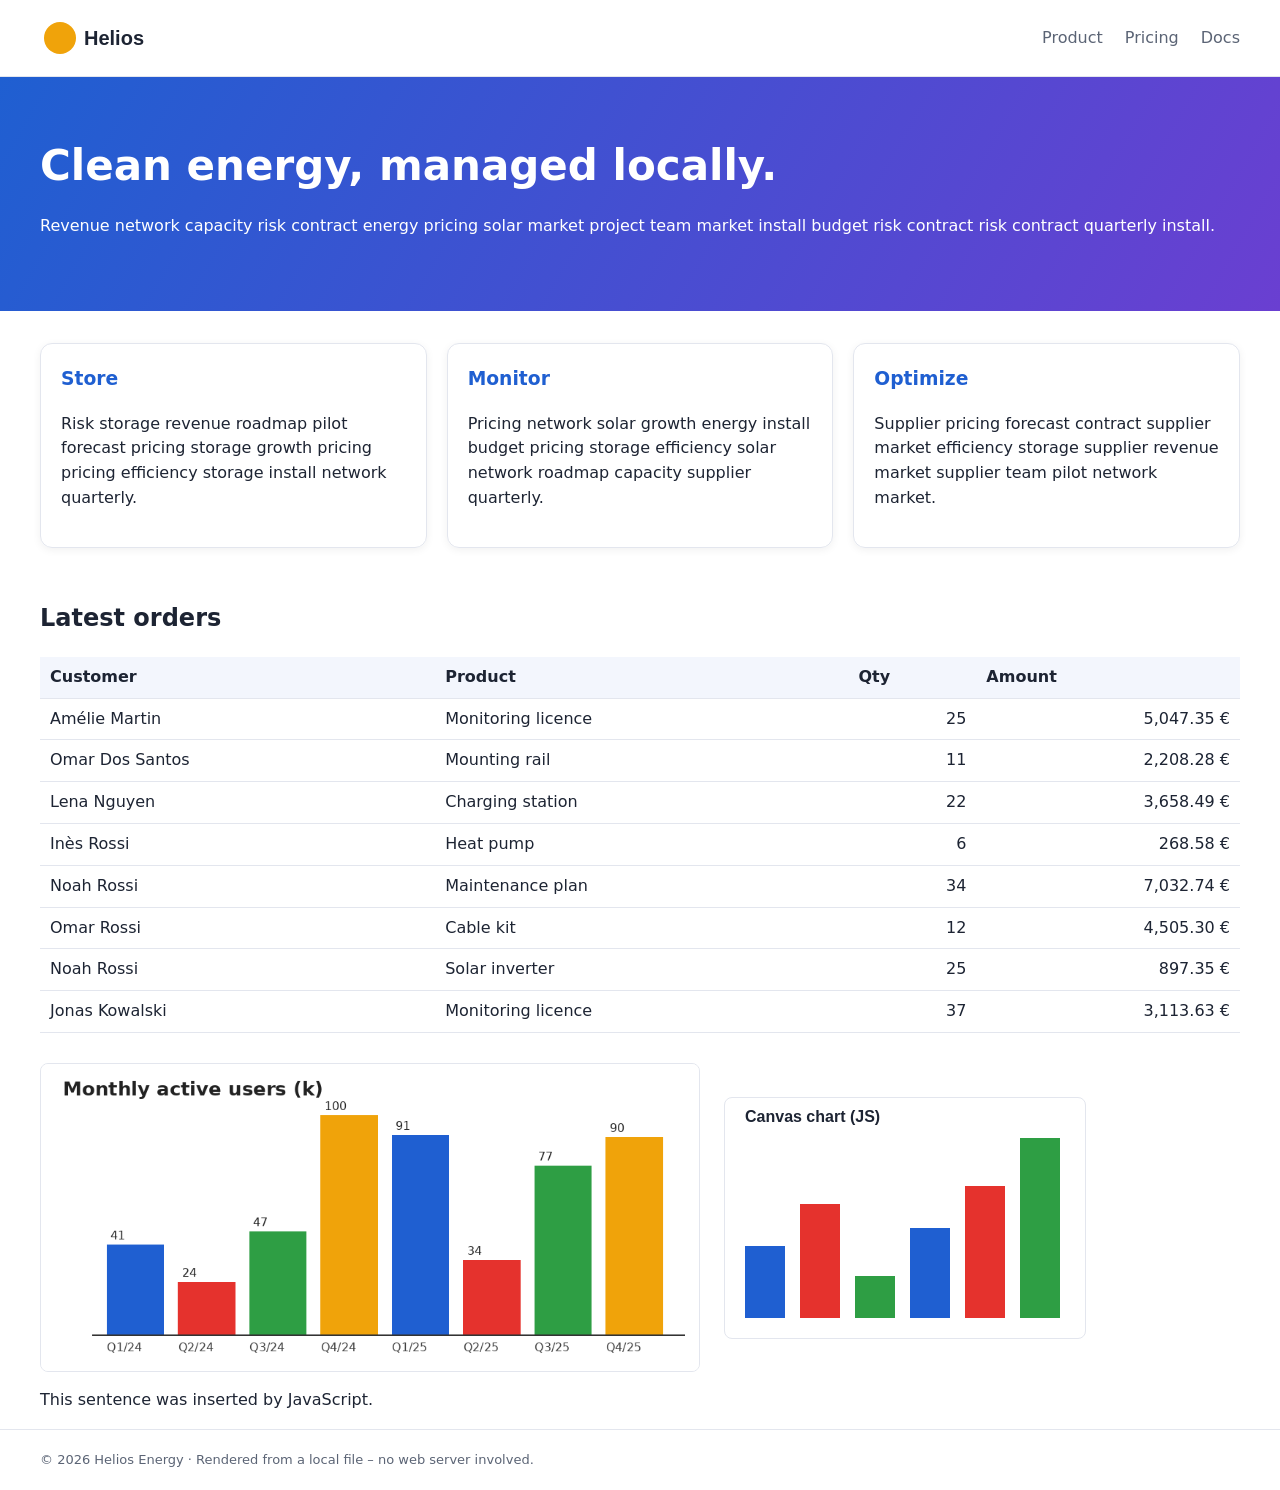
<file: examples/inputs/website/index.html>
<!doctype html>
<html lang="en"><head><meta charset="utf-8"><title>Helios Energy – Dashboard</title>
<link rel="stylesheet" href="assets/style.css"></head>
<body>
<header><img src="assets/logo.svg" alt="Helios"><nav><a href="#">Product</a><a href="#">Pricing</a><a href="#">Docs</a></nav></header>
<section class="hero"><h1>Clean energy, managed locally.</h1><p>Revenue network capacity risk contract energy pricing solar market project team market install budget risk contract risk contract quarterly install.</p></section>
<section class="grid"><div class="card"><h3>Store</h3><p>Risk storage revenue roadmap pilot forecast pricing storage growth pricing pricing efficiency storage install network quarterly.</p></div><div class="card"><h3>Monitor</h3><p>Pricing network solar growth energy install budget pricing storage efficiency solar network roadmap capacity supplier quarterly.</p></div><div class="card"><h3>Optimize</h3><p>Supplier pricing forecast contract supplier market efficiency storage supplier revenue market supplier team pilot network market.</p></div></section>
<h2 style="padding:0 40px">Latest orders</h2>
<table><thead><tr><th>Customer</th><th>Product</th><th>Qty</th><th>Amount</th></tr></thead><tbody><tr><td>Amélie Martin</td><td>Monitoring licence</td><td class='num'>25</td><td class='num'>5,047.35 €</td></tr><tr><td>Omar Dos Santos</td><td>Mounting rail</td><td class='num'>11</td><td class='num'>2,208.28 €</td></tr><tr><td>Lena Nguyen</td><td>Charging station</td><td class='num'>22</td><td class='num'>3,658.49 €</td></tr><tr><td>Inès Rossi</td><td>Heat pump</td><td class='num'>6</td><td class='num'>268.58 €</td></tr><tr><td>Noah Rossi</td><td>Maintenance plan</td><td class='num'>34</td><td class='num'>7,032.74 €</td></tr><tr><td>Omar Rossi</td><td>Cable kit</td><td class='num'>12</td><td class='num'>4,505.30 €</td></tr><tr><td>Noah Rossi</td><td>Solar inverter</td><td class='num'>25</td><td class='num'>897.35 €</td></tr><tr><td>Jonas Kowalski</td><td>Monitoring licence</td><td class='num'>37</td><td class='num'>3,113.63 €</td></tr></tbody></table>
<div class="figure"><img src="assets/chart.png" alt="chart"><canvas id="c" width="360" height="240"></canvas></div>
<p style="padding:0 40px" id="generated"></p>
<footer>© 2026 Helios Energy · Rendered from a local file – no web server involved.</footer>
<script>
  // drawn by JavaScript at load time: only a real browser engine will show it
  const c = document.getElementById('c').getContext('2d');
  const vals = [12, 19, 7, 15, 22, 30];
  vals.forEach((v, i) => { c.fillStyle = ['#1f5fd1', '#e5322d', '#2e9e44'][i % 3]; c.fillRect(20 + i * 55, 220 - v * 6, 40, v * 6); });
  c.fillStyle = '#1d2433'; c.font = 'bold 16px sans-serif'; c.fillText('Canvas chart (JS)', 20, 24);
  document.getElementById('generated').textContent = 'This sentence was inserted by JavaScript.';
</script>
</body></html>
</file>
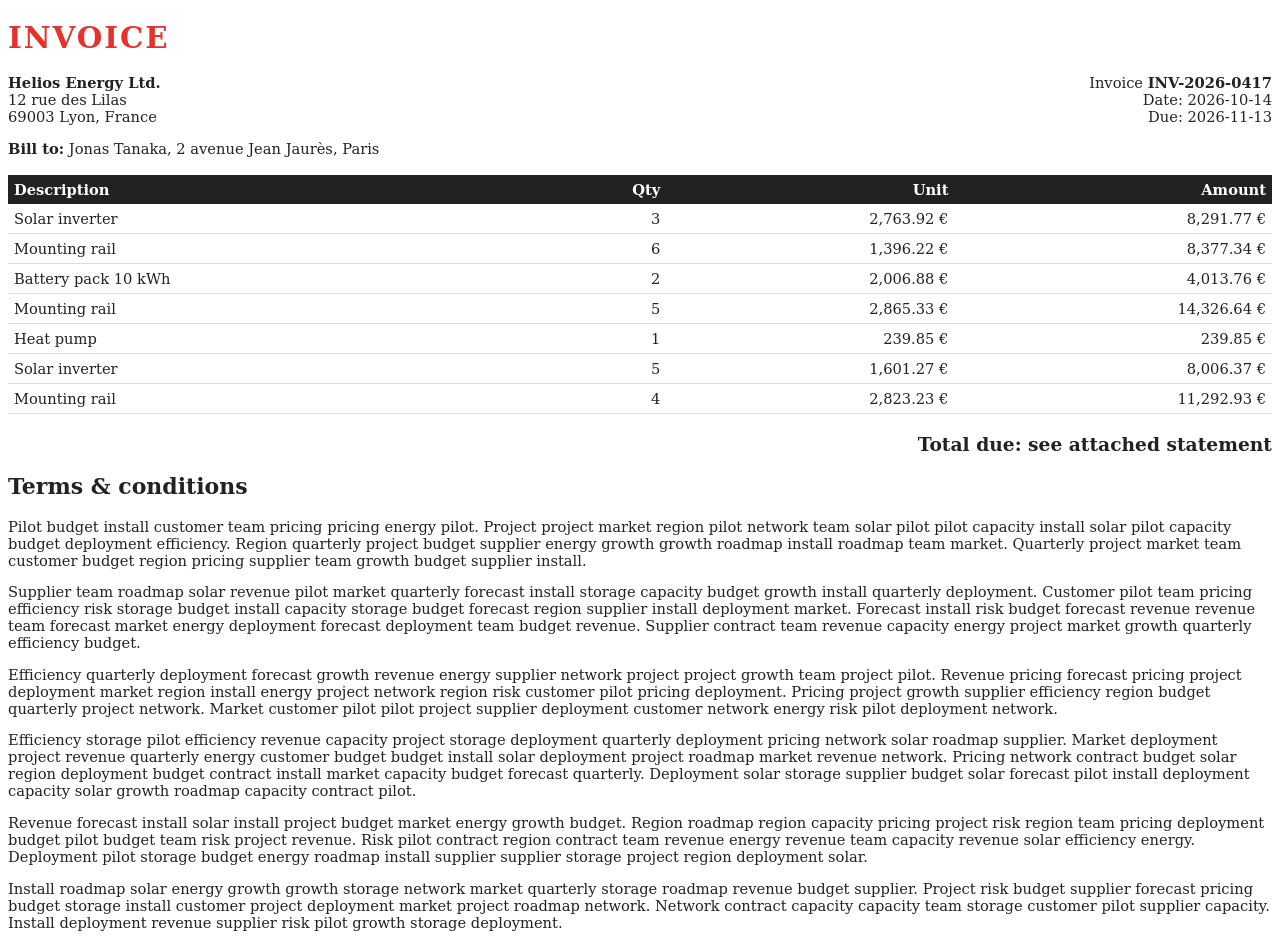
<file: examples/inputs/invoice.html>
<!doctype html><html><head><meta charset="utf-8"><title>Invoice</title>
<style>
@page { size: A4; margin: 18mm; }
body { font-family: "DejaVu Serif", serif; font-size: 11pt; color: #222; }
h1 { letter-spacing: 2px; color: #e5322d; }
.meta { display: flex; justify-content: space-between; }
table { width: 100%; border-collapse: collapse; margin-top: 18px; }
th { background: #222; color: #fff; padding: 6px; text-align: left; }
td { padding: 6px; border-bottom: 1px solid #ddd; }
.right { text-align: right; } .total { font-size: 14pt; font-weight: bold; }
.terms { page-break-before: always; }
</style></head><body>
<h1>INVOICE</h1>
<div class="meta"><div><b>Helios Energy Ltd.</b><br>12 rue des Lilas<br>69003 Lyon, France</div>
<div class="right">Invoice <b>INV-2026-0417</b><br>Date: 2026-10-14<br>Due: 2026-11-13</div></div>
<p><b>Bill to:</b> Jonas Tanaka, 2 avenue Jean Jaurès, Paris</p>
<table><tr><th>Description</th><th class="right">Qty</th><th class="right">Unit</th><th class="right">Amount</th></tr>
<tr><td>Solar inverter</td><td class='right'>3</td><td class='right'>2,763.92 €</td><td class='right'>8,291.77 €</td></tr><tr><td>Mounting rail</td><td class='right'>6</td><td class='right'>1,396.22 €</td><td class='right'>8,377.34 €</td></tr><tr><td>Battery pack 10 kWh</td><td class='right'>2</td><td class='right'>2,006.88 €</td><td class='right'>4,013.76 €</td></tr><tr><td>Mounting rail</td><td class='right'>5</td><td class='right'>2,865.33 €</td><td class='right'>14,326.64 €</td></tr><tr><td>Heat pump</td><td class='right'>1</td><td class='right'>239.85 €</td><td class='right'>239.85 €</td></tr><tr><td>Solar inverter</td><td class='right'>5</td><td class='right'>1,601.27 €</td><td class='right'>8,006.37 €</td></tr><tr><td>Mounting rail</td><td class='right'>4</td><td class='right'>2,823.23 €</td><td class='right'>11,292.93 €</td></tr>
</table>
<p class="right total">Total due: see attached statement</p>
<div class="terms"><h2>Terms &amp; conditions</h2><p>Pilot budget install customer team pricing pricing energy pilot. Project project market region pilot network team solar pilot pilot capacity install solar pilot capacity budget deployment efficiency. Region quarterly project budget supplier energy growth growth roadmap install roadmap team market. Quarterly project market team customer budget region pricing supplier team growth budget supplier install.</p><p>Supplier team roadmap solar revenue pilot market quarterly forecast install storage capacity budget growth install quarterly deployment. Customer pilot team pricing efficiency risk storage budget install capacity storage budget forecast region supplier install deployment market. Forecast install risk budget forecast revenue revenue team forecast market energy deployment forecast deployment team budget revenue. Supplier contract team revenue capacity energy project market growth quarterly efficiency budget.</p><p>Efficiency quarterly deployment forecast growth revenue energy supplier network project project growth team project pilot. Revenue pricing forecast pricing project deployment market region install energy project network region risk customer pilot pricing deployment. Pricing project growth supplier efficiency region budget quarterly project network. Market customer pilot pilot project supplier deployment customer network energy risk pilot deployment network.</p><p>Efficiency storage pilot efficiency revenue capacity project storage deployment quarterly deployment pricing network solar roadmap supplier. Market deployment project revenue quarterly energy customer budget budget install solar deployment project roadmap market revenue network. Pricing network contract budget solar region deployment budget contract install market capacity budget forecast quarterly. Deployment solar storage supplier budget solar forecast pilot install deployment capacity solar growth roadmap capacity contract pilot.</p><p>Revenue forecast install solar install project budget market energy growth budget. Region roadmap region capacity pricing project risk region team pricing deployment budget pilot budget team risk project revenue. Risk pilot contract region contract team revenue energy revenue team capacity revenue solar efficiency energy. Deployment pilot storage budget energy roadmap install supplier supplier storage project region deployment solar.</p><p>Install roadmap solar energy growth growth storage network market quarterly storage roadmap revenue budget supplier. Project risk budget supplier forecast pricing budget storage install customer project deployment market project roadmap network. Network contract capacity capacity team storage customer pilot supplier capacity. Install deployment revenue supplier risk pilot growth storage deployment.</p></div>
</body></html>
</file>
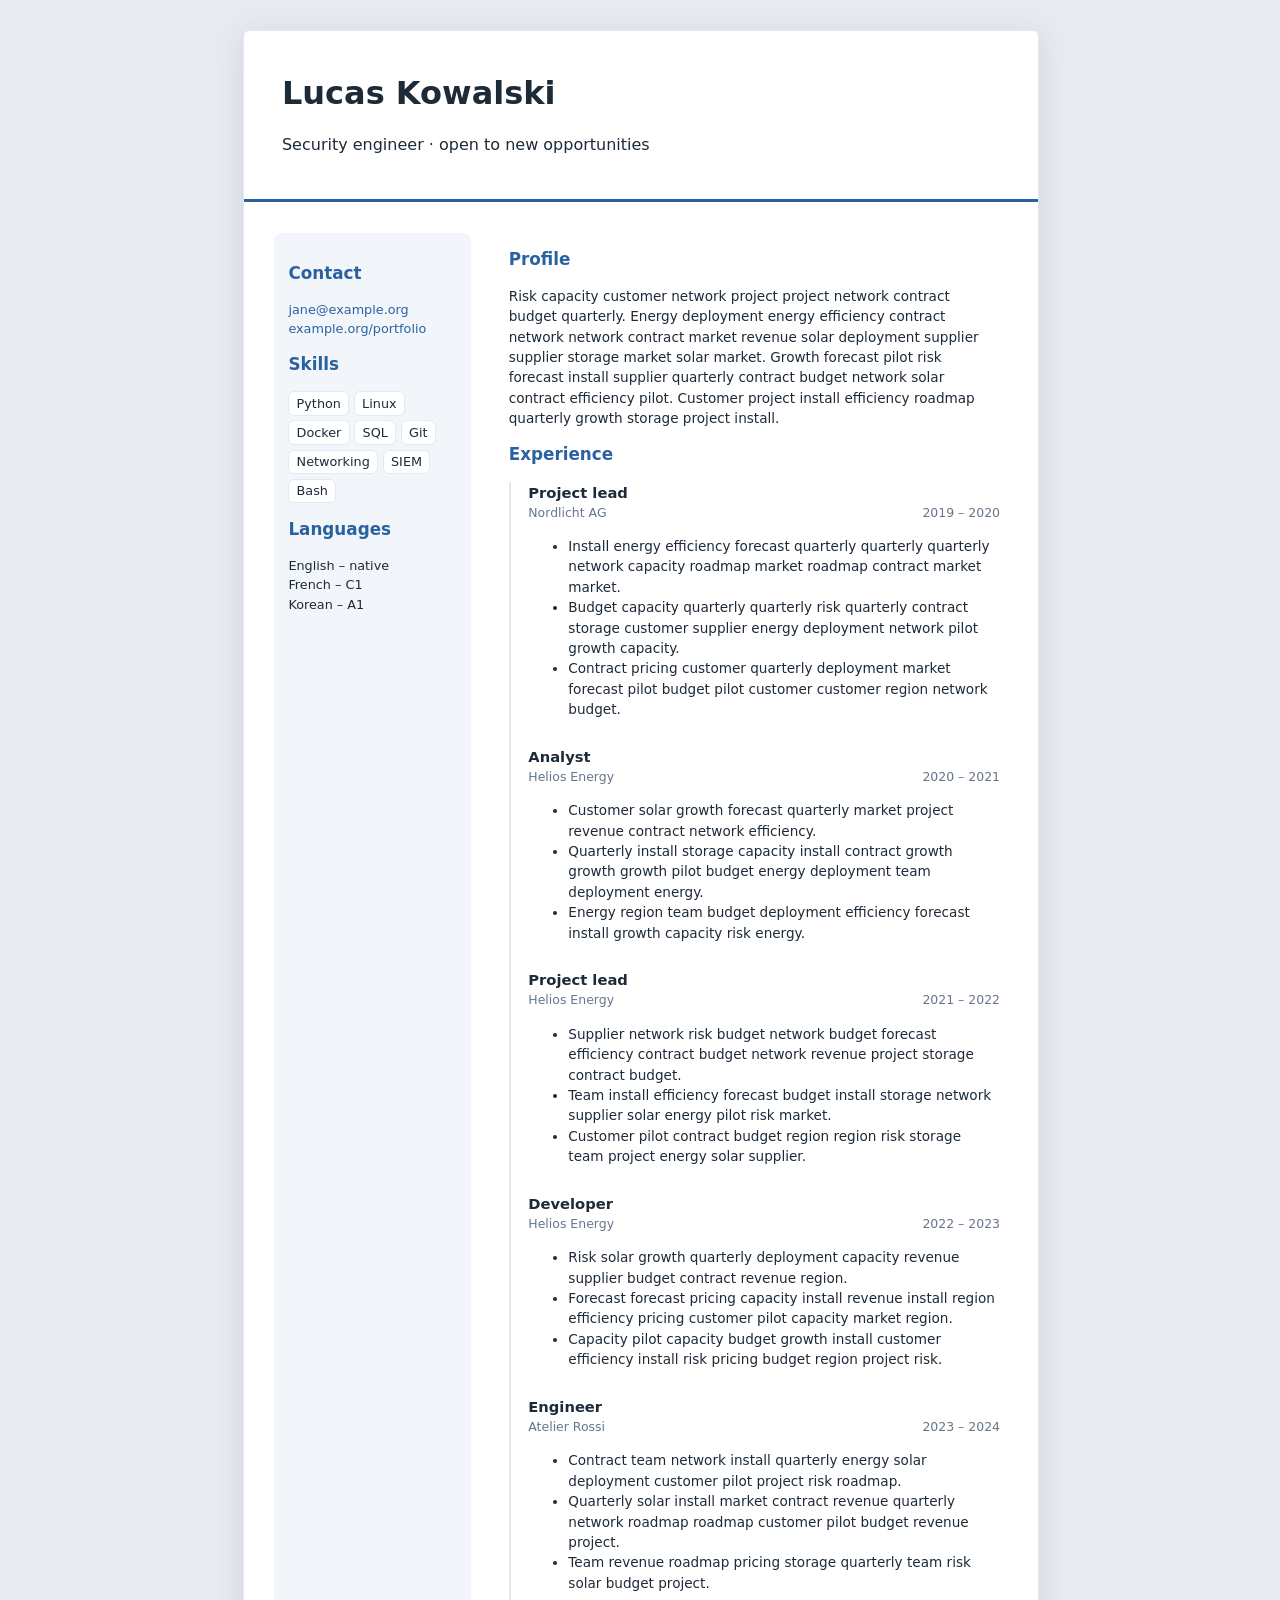
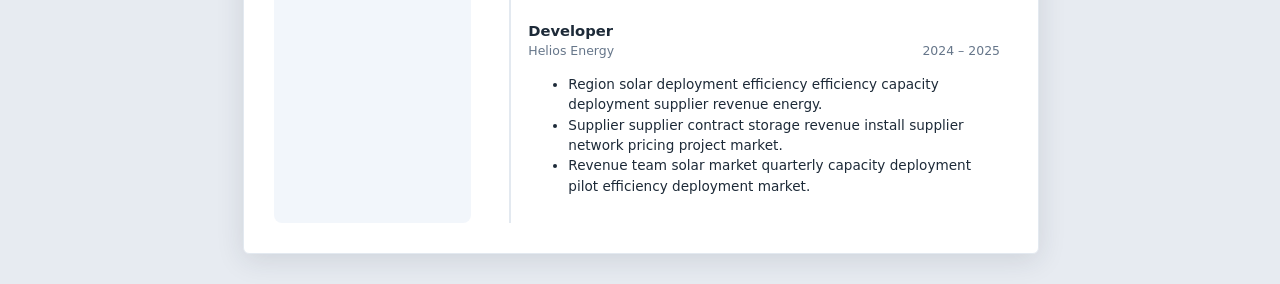
<file: examples/inputs/resume.html>
<!doctype html><html lang="en"><head><meta charset="utf-8">
<title>Lucas Kowalski – CV</title><style>
body{margin:0;background:#fff;color:#1d2a38;font:400 16px/1.5 "Source Sans 3","DejaVu Sans",sans-serif}
a{color:#2a62a0;text-decoration:none}
.page{width:210mm;margin:0 auto}
.sheet{background:#fff;border:1px solid #e3e9f0;width:210mm;min-height:297mm;margin:0 auto}
.top{padding:10mm 10mm 7mm;border-bottom:3px solid #2a62a0} .top h1{margin:0;font-size:2rem}
.cols{display:grid;grid-template-columns:60mm 1fr}
aside{background:#f2f6fb;margin:8mm 0 8mm 8mm;padding:14px;border-radius:8px;font-size:.8rem}
aside ul{list-style:none;padding:0;display:flex;flex-wrap:wrap;gap:.3rem}
aside li{background:#fff;border:1px solid #e3e9f0;border-radius:6px;padding:.1rem .45rem}
main{padding:8mm 10mm;font-size:.85rem} h2{color:#2a62a0;font-size:1.05rem}
.item{border-left:2px solid #e3e9f0;padding:0 0 .8rem 1.1rem} .item h3{margin:0;font-size:.92rem}
.meta{display:flex;justify-content:space-between;color:#66768a;font-size:.78rem}
@media screen{body{background:#e7ebf1} .page{padding:8mm 0} .sheet{border-radius:6px;box-shadow:0 6px 28px rgba(29,42,56,.12)}}
@media (max-width:230mm){.page{width:100%} .sheet{width:100%} .cols{grid-template-columns:1fr}}
</style></head><body><div class="page"><article class="sheet">
<header class="top"><h1>Lucas Kowalski</h1><p>Security engineer · open to new opportunities</p></header>
<div class="cols"><aside><h2>Contact</h2><p><a href="mailto:jane@example.org">jane@example.org</a><br>
<a href="https://example.org/portfolio">example.org/portfolio</a></p><h2>Skills</h2><ul><li>Python</li><li>Linux</li><li>Docker</li><li>SQL</li><li>Git</li><li>Networking</li><li>SIEM</li><li>Bash</li></ul>
<h2>Languages</h2><p>English – native<br>French – C1<br>Korean – A1</p></aside>
<main><h2>Profile</h2><p>Risk capacity customer network project project network contract budget quarterly. Energy deployment energy efficiency contract network network contract market revenue solar deployment supplier supplier storage market solar market. Growth forecast pilot risk forecast install supplier quarterly contract budget network solar contract efficiency pilot. Customer project install efficiency roadmap quarterly growth storage project install.</p><h2>Experience</h2><div class='item'><h3>Project lead</h3><div class='meta'><span>Nordlicht AG</span><span>2019 – 2020</span></div><ul><li>Install energy efficiency forecast quarterly quarterly quarterly network capacity roadmap market roadmap contract market market.</li><li>Budget capacity quarterly quarterly risk quarterly contract storage customer supplier energy deployment network pilot growth capacity.</li><li>Contract pricing customer quarterly deployment market forecast pilot budget pilot customer customer region network budget.</li></ul></div><div class='item'><h3>Analyst</h3><div class='meta'><span>Helios Energy</span><span>2020 – 2021</span></div><ul><li>Customer solar growth forecast quarterly market project revenue contract network efficiency.</li><li>Quarterly install storage capacity install contract growth growth growth pilot budget energy deployment team deployment energy.</li><li>Energy region team budget deployment efficiency forecast install growth capacity risk energy.</li></ul></div><div class='item'><h3>Project lead</h3><div class='meta'><span>Helios Energy</span><span>2021 – 2022</span></div><ul><li>Supplier network risk budget network budget forecast efficiency contract budget network revenue project storage contract budget.</li><li>Team install efficiency forecast budget install storage network supplier solar energy pilot risk market.</li><li>Customer pilot contract budget region region risk storage team project energy solar supplier.</li></ul></div><div class='item'><h3>Developer</h3><div class='meta'><span>Helios Energy</span><span>2022 – 2023</span></div><ul><li>Risk solar growth quarterly deployment capacity revenue supplier budget contract revenue region.</li><li>Forecast forecast pricing capacity install revenue install region efficiency pricing customer pilot capacity market region.</li><li>Capacity pilot capacity budget growth install customer efficiency install risk pricing budget region project risk.</li></ul></div><div class='item'><h3>Engineer</h3><div class='meta'><span>Atelier Rossi</span><span>2023 – 2024</span></div><ul><li>Contract team network install quarterly energy solar deployment customer pilot project risk roadmap.</li><li>Quarterly solar install market contract revenue quarterly network roadmap roadmap customer pilot budget revenue project.</li><li>Team revenue roadmap pricing storage quarterly team risk solar budget project.</li></ul></div><div class='item'><h3>Developer</h3><div class='meta'><span>Helios Energy</span><span>2024 – 2025</span></div><ul><li>Region solar deployment efficiency efficiency capacity deployment supplier revenue energy.</li><li>Supplier supplier contract storage revenue install supplier network pricing project market.</li><li>Revenue team solar market quarterly capacity deployment pilot efficiency deployment market.</li></ul></div></main></div>
</article></div></body></html>
</file>
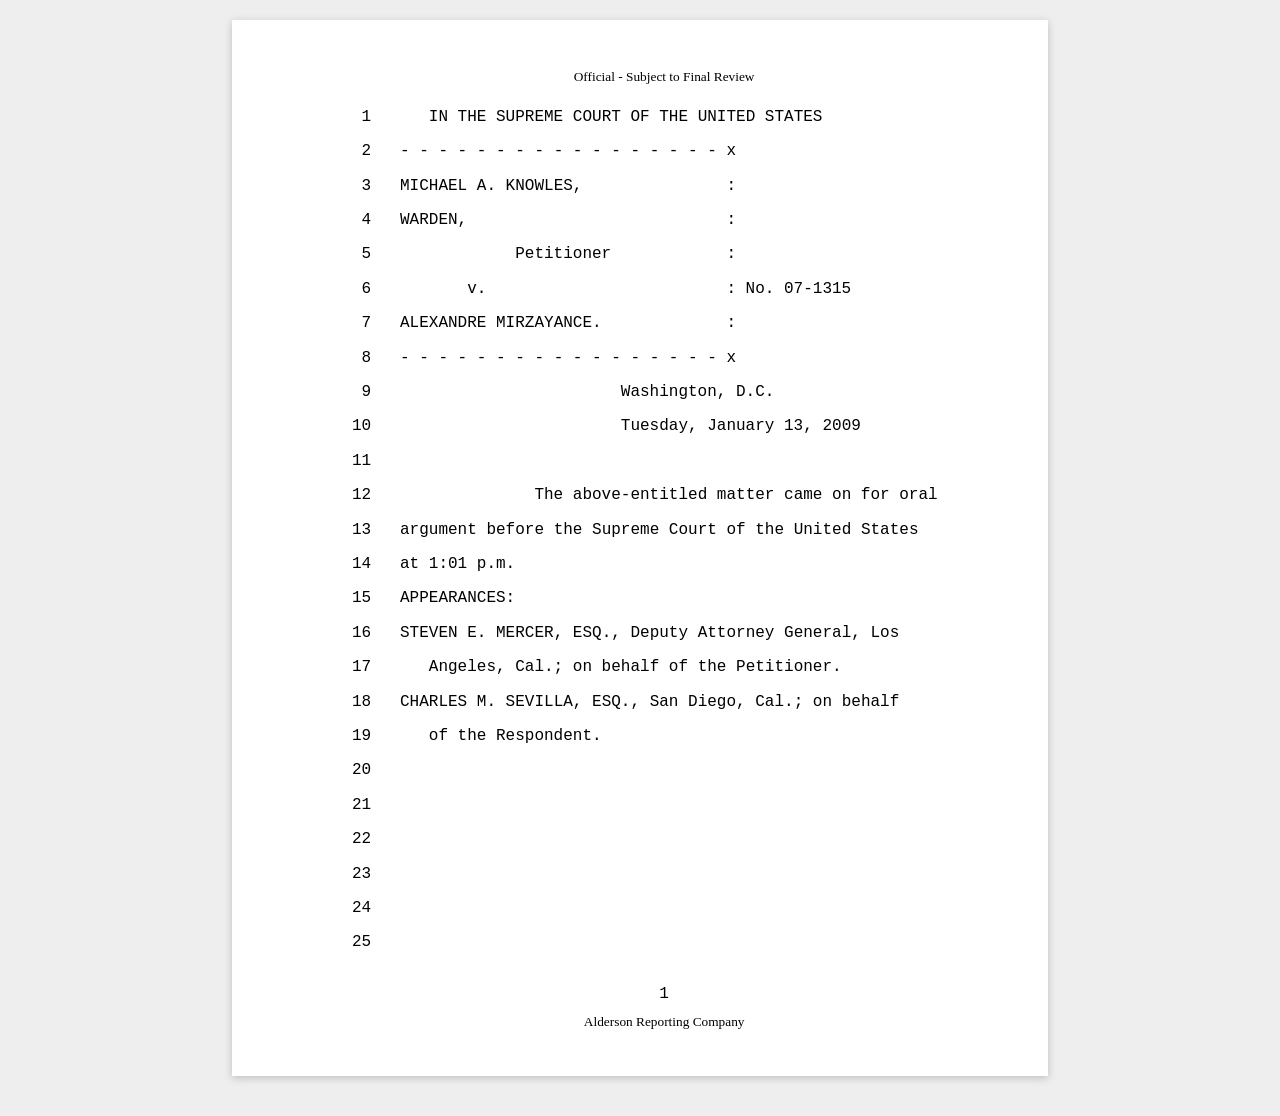
<file: examples/outputs/26-pdf-to-html/scotus.html>
<!doctype html><html><head><meta charset="utf-8"><title>10811.exe</title>
<style>body{background:#eee;margin:0;padding:20px} .page{margin:0 auto 20px;width:fit-content;box-shadow:0 2px 8px #0003}
.page>div{background:#fff;position:relative;overflow:hidden} .page p{position:absolute;white-space:pre;margin:0}
.page img{position:absolute}</style></head><body><section class='page'><div id="page0" style="width:612.0pt;height:792.0pt">
<p style="top:117.5pt;left:277.2pt;line-height:12.0pt"><tt><span style="font-family:Courier,monospace;font-size:12.0pt">             </span></tt></p>
<p style="top:143.3pt;left:190.8pt;line-height:12.0pt"><tt><span style="font-family:Courier,monospace;font-size:12.0pt">                         </span></tt></p>
<p style="top:169.1pt;left:298.8pt;line-height:12.0pt"><tt><span style="font-family:Courier,monospace;font-size:12.0pt">          </span></tt></p>
<p style="top:194.9pt;left:205.2pt;line-height:12.0pt"><tt><span style="font-family:Courier,monospace;font-size:12.0pt">                       </span></tt></p>
<p style="top:220.7pt;left:291.6pt;line-height:12.0pt"><tt><span style="font-family:Courier,monospace;font-size:12.0pt">           </span></tt></p>
<p style="top:65.9pt;left:97.2pt;line-height:12.0pt"><tt><span style="font-family:Courier,monospace;font-size:12.0pt;color:#000000">1</span></tt></p>
<p style="top:91.7pt;left:97.2pt;line-height:12.0pt"><tt><span style="font-family:Courier,monospace;font-size:12.0pt;color:#000000">2</span></tt></p>
<p style="top:117.5pt;left:97.2pt;line-height:12.0pt"><tt><span style="font-family:Courier,monospace;font-size:12.0pt;color:#000000">3</span></tt></p>
<p style="top:143.3pt;left:97.2pt;line-height:12.0pt"><tt><span style="font-family:Courier,monospace;font-size:12.0pt;color:#000000">4</span></tt></p>
<p style="top:169.1pt;left:97.2pt;line-height:12.0pt"><tt><span style="font-family:Courier,monospace;font-size:12.0pt;color:#000000">5</span></tt></p>
<p style="top:194.9pt;left:97.2pt;line-height:12.0pt"><tt><span style="font-family:Courier,monospace;font-size:12.0pt;color:#000000">6</span></tt></p>
<p style="top:220.7pt;left:97.2pt;line-height:12.0pt"><tt><span style="font-family:Courier,monospace;font-size:12.0pt;color:#000000">7</span></tt></p>
<p style="top:246.5pt;left:97.2pt;line-height:12.0pt"><tt><span style="font-family:Courier,monospace;font-size:12.0pt;color:#000000">8</span></tt></p>
<p style="top:272.3pt;left:97.2pt;line-height:12.0pt"><tt><span style="font-family:Courier,monospace;font-size:12.0pt;color:#000000">9</span></tt></p>
<p style="top:298.1pt;left:90.0pt;line-height:12.0pt"><tt><span style="font-family:Courier,monospace;font-size:12.0pt;color:#000000">10</span></tt></p>
<p style="top:323.9pt;left:90.0pt;line-height:12.0pt"><tt><span style="font-family:Courier,monospace;font-size:12.0pt;color:#000000">11</span></tt></p>
<p style="top:349.7pt;left:90.0pt;line-height:12.0pt"><tt><span style="font-family:Courier,monospace;font-size:12.0pt;color:#000000">12</span></tt></p>
<p style="top:375.5pt;left:90.0pt;line-height:12.0pt"><tt><span style="font-family:Courier,monospace;font-size:12.0pt;color:#000000">13</span></tt></p>
<p style="top:401.3pt;left:90.0pt;line-height:12.0pt"><tt><span style="font-family:Courier,monospace;font-size:12.0pt;color:#000000">14</span></tt></p>
<p style="top:427.1pt;left:90.0pt;line-height:12.0pt"><tt><span style="font-family:Courier,monospace;font-size:12.0pt;color:#000000">15</span></tt></p>
<p style="top:452.9pt;left:90.0pt;line-height:12.0pt"><tt><span style="font-family:Courier,monospace;font-size:12.0pt;color:#000000">16</span></tt></p>
<p style="top:478.7pt;left:90.0pt;line-height:12.0pt"><tt><span style="font-family:Courier,monospace;font-size:12.0pt;color:#000000">17</span></tt></p>
<p style="top:504.5pt;left:90.0pt;line-height:12.0pt"><tt><span style="font-family:Courier,monospace;font-size:12.0pt;color:#000000">18</span></tt></p>
<p style="top:530.3pt;left:90.0pt;line-height:12.0pt"><tt><span style="font-family:Courier,monospace;font-size:12.0pt;color:#000000">19</span></tt></p>
<p style="top:556.1pt;left:90.0pt;line-height:12.0pt"><tt><span style="font-family:Courier,monospace;font-size:12.0pt;color:#000000">20</span></tt></p>
<p style="top:581.9pt;left:90.0pt;line-height:12.0pt"><tt><span style="font-family:Courier,monospace;font-size:12.0pt;color:#000000">21</span></tt></p>
<p style="top:607.7pt;left:90.0pt;line-height:12.0pt"><tt><span style="font-family:Courier,monospace;font-size:12.0pt;color:#000000">22</span></tt></p>
<p style="top:633.5pt;left:90.0pt;line-height:12.0pt"><tt><span style="font-family:Courier,monospace;font-size:12.0pt;color:#000000">23</span></tt></p>
<p style="top:659.3pt;left:90.0pt;line-height:12.0pt"><tt><span style="font-family:Courier,monospace;font-size:12.0pt;color:#000000">24</span></tt></p>
<p style="top:685.1pt;left:90.0pt;line-height:12.0pt"><tt><span style="font-family:Courier,monospace;font-size:12.0pt;color:#000000">25</span></tt></p>
<p style="top:36.9pt;left:256.3pt;line-height:10.0pt"><span style="font-family:Times New Roman,serif;font-size:10.0pt;color:#000000">Official - Subject to Final Review </span></p>
<p style="top:65.9pt;left:147.6pt;line-height:12.0pt"><tt><span style="font-family:Courier,monospace;font-size:12.0pt;color:#000000">IN THE SUPREME COURT OF THE UNITED STATES </span></tt></p>
<p style="top:91.7pt;left:126.0pt;line-height:12.0pt"><tt><span style="font-family:Courier,monospace;font-size:12.0pt;color:#000000">- - - - - - - - - - - - - - - - - x </span></tt></p>
<p style="top:117.5pt;left:126.0pt;line-height:12.0pt"><tt><span style="font-family:Courier,monospace;font-size:12.0pt;color:#000000">MICHAEL A. KNOWLES, </span></tt></p>
<p style="top:117.5pt;left:370.8pt;line-height:12.0pt"><tt><span style="font-family:Courier,monospace;font-size:12.0pt;color:#000000">: </span></tt></p>
<p style="top:143.3pt;left:126.0pt;line-height:12.0pt"><tt><span style="font-family:Courier,monospace;font-size:12.0pt;color:#000000">WARDEN, </span></tt></p>
<p style="top:143.3pt;left:370.8pt;line-height:12.0pt"><tt><span style="font-family:Courier,monospace;font-size:12.0pt;color:#000000">:</span></tt></p>
<p style="top:169.1pt;left:205.2pt;line-height:12.0pt"><tt><span style="font-family:Courier,monospace;font-size:12.0pt;color:#000000"> Petitioner </span></tt></p>
<p style="top:169.1pt;left:370.8pt;line-height:12.0pt"><tt><span style="font-family:Courier,monospace;font-size:12.0pt;color:#000000">:</span></tt></p>
<p style="top:194.9pt;left:169.2pt;line-height:12.0pt"><tt><span style="font-family:Courier,monospace;font-size:12.0pt;color:#000000"> v. </span></tt></p>
<p style="top:194.9pt;left:370.8pt;line-height:12.0pt"><tt><span style="font-family:Courier,monospace;font-size:12.0pt;color:#000000">: No. 07-1315 </span></tt></p>
<p style="top:220.7pt;left:126.0pt;line-height:12.0pt"><tt><span style="font-family:Courier,monospace;font-size:12.0pt;color:#000000">ALEXANDRE MIRZAYANCE. </span></tt></p>
<p style="top:220.7pt;left:370.8pt;line-height:12.0pt"><tt><span style="font-family:Courier,monospace;font-size:12.0pt;color:#000000">: </span></tt></p>
<p style="top:246.5pt;left:126.0pt;line-height:12.0pt"><tt><span style="font-family:Courier,monospace;font-size:12.0pt;color:#000000">- - - - - - - - - - - - - - - - - x</span></tt></p>
<p style="top:272.3pt;left:284.4pt;line-height:12.0pt"><tt><span style="font-family:Courier,monospace;font-size:12.0pt;color:#000000"> Washington, D.C.</span></tt></p>
<p style="top:298.1pt;left:284.4pt;line-height:12.0pt"><tt><span style="font-family:Courier,monospace;font-size:12.0pt;color:#000000"> Tuesday, January 13, 2009</span></tt></p>
<p style="top:349.7pt;left:219.6pt;line-height:12.0pt"><tt><span style="font-family:Courier,monospace;font-size:12.0pt;color:#000000"> The above-entitled matter came on for oral </span></tt></p>
<p style="top:375.5pt;left:126.0pt;line-height:12.0pt"><tt><span style="font-family:Courier,monospace;font-size:12.0pt;color:#000000">argument before the Supreme Court of the United States </span></tt></p>
<p style="top:401.3pt;left:126.0pt;line-height:12.0pt"><tt><span style="font-family:Courier,monospace;font-size:12.0pt;color:#000000">at 1:01 p.m. </span></tt></p>
<p style="top:427.1pt;left:126.0pt;line-height:12.0pt"><tt><span style="font-family:Courier,monospace;font-size:12.0pt;color:#000000">APPEARANCES: </span></tt></p>
<p style="top:452.9pt;left:126.0pt;line-height:12.0pt"><tt><span style="font-family:Courier,monospace;font-size:12.0pt;color:#000000">STEVEN E. MERCER, ESQ., Deputy Attorney General, Los</span></tt></p>
<p style="top:478.7pt;left:140.4pt;line-height:12.0pt"><tt><span style="font-family:Courier,monospace;font-size:12.0pt;color:#000000"> Angeles, Cal.; on behalf of the Petitioner. </span></tt></p>
<p style="top:504.5pt;left:126.0pt;line-height:12.0pt"><tt><span style="font-family:Courier,monospace;font-size:12.0pt;color:#000000">CHARLES M. SEVILLA, ESQ., San Diego, Cal.; on behalf</span></tt></p>
<p style="top:530.3pt;left:140.4pt;line-height:12.0pt"><tt><span style="font-family:Courier,monospace;font-size:12.0pt;color:#000000"> of the Respondent. </span></tt></p>
<p style="top:723.8pt;left:320.4pt;line-height:12.0pt"><tt><span style="font-family:Courier,monospace;font-size:12.0pt;color:#000000">1</span></tt><span style="font-family:Times New Roman,serif;font-size:12.0pt;color:#000000"> </span></p>
<p style="top:745.8pt;left:263.9pt;line-height:10.0pt"><span style="font-family:Times New Roman,serif;font-size:10.0pt;color:#000000">Alderson Reporting Company </span></p>
</div>
</section></body></html>
</file>
<file: examples/inputs/website/assets/style.css>
:root { --brand: #1f5fd1; --ink: #1d2433; --muted: #5b6475; }
* { box-sizing: border-box; }
body { margin: 0; font-family: Inter, "DejaVu Sans", sans-serif; color: var(--ink); line-height: 1.55; }
header { display: flex; align-items: center; justify-content: space-between; padding: 18px 40px; border-bottom: 1px solid #e3e6ee; }
nav a { margin-left: 22px; color: var(--muted); text-decoration: none; }
.hero { padding: 56px 40px; background: linear-gradient(120deg, #1f5fd1, #6a3fd1); color: white; }
.hero h1 { font-size: 42px; margin: 0 0 10px; }
.grid { display: grid; grid-template-columns: repeat(3, 1fr); gap: 20px; padding: 32px 40px; }
.card { border: 1px solid #e3e6ee; border-radius: 12px; padding: 20px; box-shadow: 0 2px 8px rgba(0,0,0,.06); }
.card h3 { margin-top: 0; color: var(--brand); }
table { border-collapse: collapse; width: calc(100% - 80px); margin: 0 40px 30px; }
th, td { border-bottom: 1px solid #e3e6ee; padding: 8px 10px; text-align: left; }
th { background: #f3f6fd; }
td.num { text-align: right; font-variant-numeric: tabular-nums; }
.figure { padding: 0 40px; display: flex; gap: 24px; align-items: center; }
.figure img { width: 55%; border: 1px solid #e3e6ee; border-radius: 8px; }
canvas { border: 1px solid #e3e6ee; border-radius: 8px; }
footer { padding: 20px 40px; color: var(--muted); font-size: 13px; border-top: 1px solid #e3e6ee; }
@media print { .hero { -webkit-print-color-adjust: exact; print-color-adjust: exact; } nav { display: none; } }
</file>
